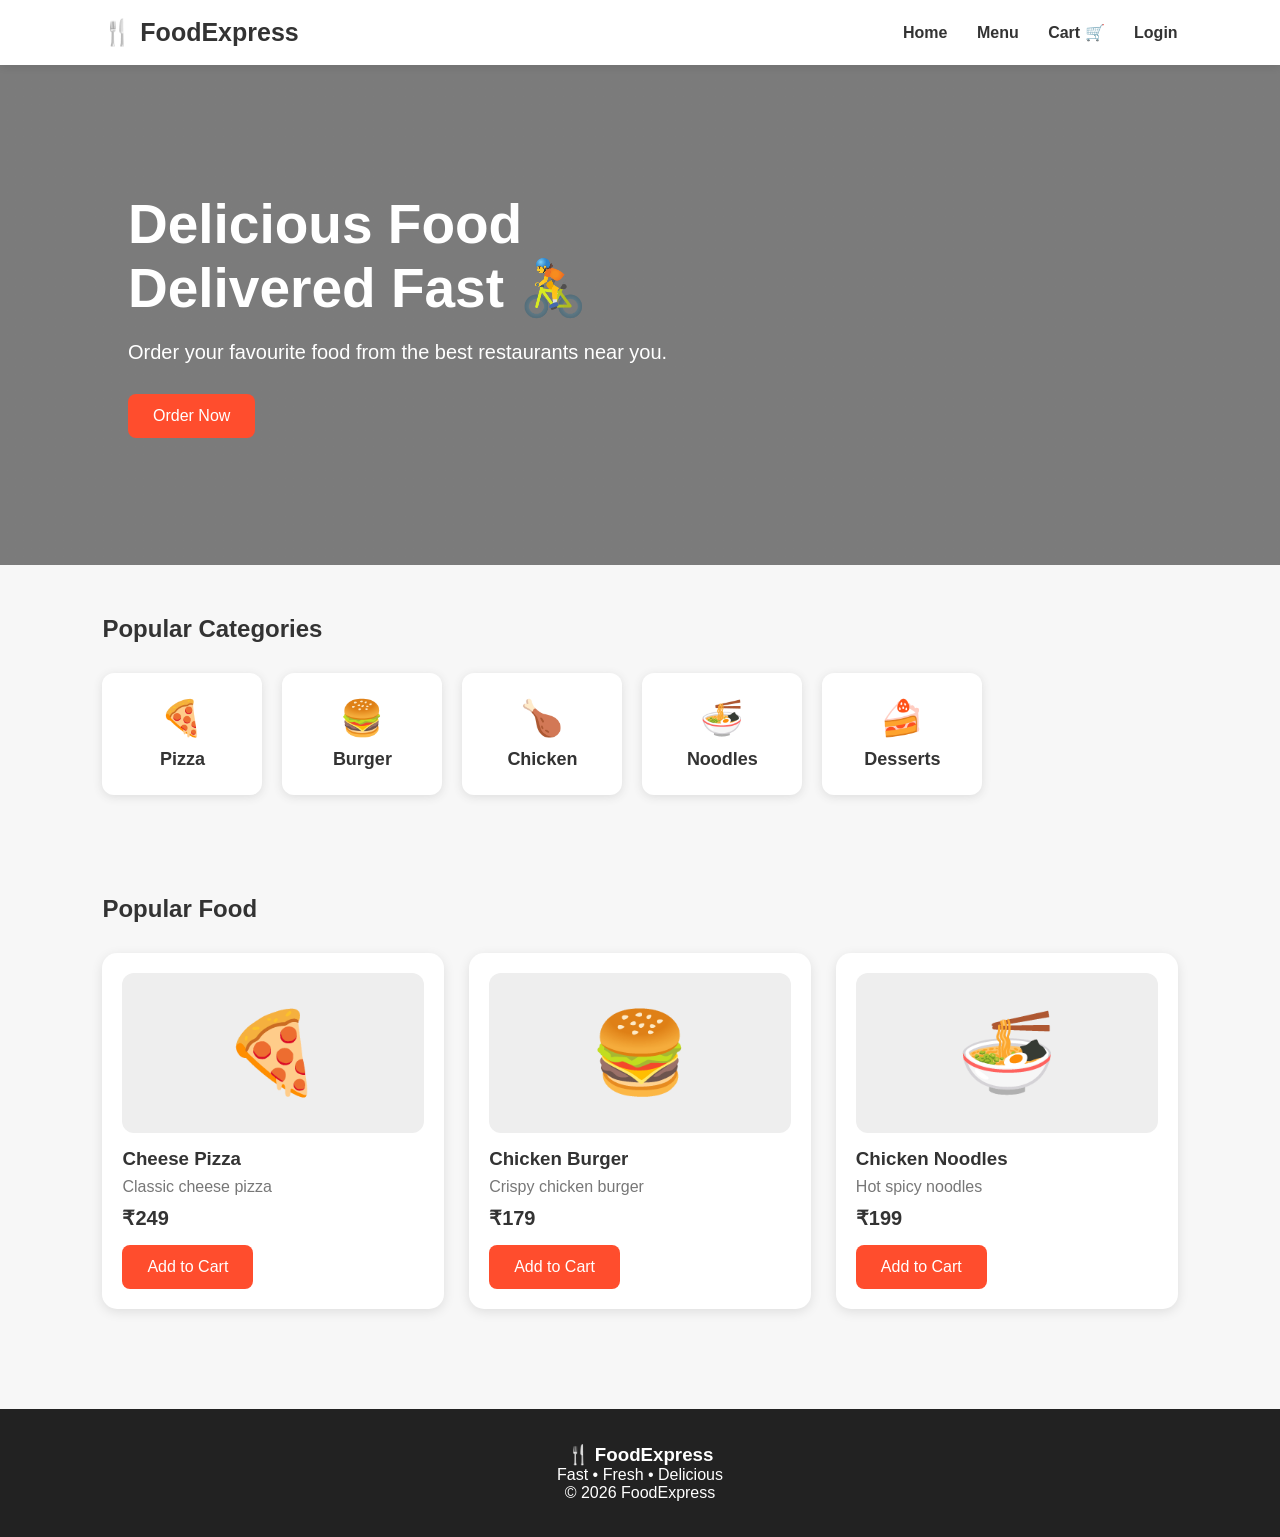
<file: index.html>
<!DOCTYPE html>
<html lang="en">
<head>
    <meta charset="UTF-8">
    <meta name="viewport" content="width=device-width, initial-scale=1.0">

    <title>FoodExpress - Online Food Delivery</title>

    <link rel="stylesheet" href="css/style.css">
</head>

<body>

<header>
    <div class="logo">🍴 FoodExpress</div>

    <nav>
        <a href="index.html">Home</a>
        <a href="menu.html">Menu</a>
        <a href="cart.html">Cart 🛒</a>
        <a href="login.html">Login</a>
    </nav>
</header>


<section class="hero">

    <div class="hero-content">

        <h1>Delicious Food<br>Delivered Fast 🚴</h1>

        <p>
            Order your favourite food from the best restaurants
            near you.
        </p>

        <a href="menu.html" class="btn">
            Order Now
        </a>

    </div>

</section>


<section class="categories">

    <h2>Popular Categories</h2>

    <div class="category-container">

        <div class="category">
            🍕
            <h3>Pizza</h3>
        </div>

        <div class="category">
            🍔
            <h3>Burger</h3>
        </div>

        <div class="category">
            🍗
            <h3>Chicken</h3>
        </div>

        <div class="category">
            🍜
            <h3>Noodles</h3>
        </div>

        <div class="category">
            🍰
            <h3>Desserts</h3>
        </div>

    </div>

</section>


<section class="popular">

    <h2>Popular Food</h2>

    <div class="food-container">

        <div class="food-card">

            <div class="food-image">🍕</div>

            <h3>Cheese Pizza</h3>

            <p>Classic cheese pizza</p>

            <strong>₹249</strong>

            <button onclick="addToCart('Cheese Pizza',249)">
                Add to Cart
            </button>

        </div>


        <div class="food-card">

            <div class="food-image">🍔</div>

            <h3>Chicken Burger</h3>

            <p>Crispy chicken burger</p>

            <strong>₹179</strong>

            <button onclick="addToCart('Chicken Burger',179)">
                Add to Cart
            </button>

        </div>


        <div class="food-card">

            <div class="food-image">🍜</div>

            <h3>Chicken Noodles</h3>

            <p>Hot spicy noodles</p>

            <strong>₹199</strong>

            <button onclick="addToCart('Chicken Noodles',199)">
                Add to Cart
            </button>

        </div>

    </div>

</section>


<footer>

    <h3>🍴 FoodExpress</h3>

    <p>Fast • Fresh • Delicious</p>

    <p>© 2026 FoodExpress</p>

</footer>


<script src="js/script.js"></script>

</body>
</html>
</file>
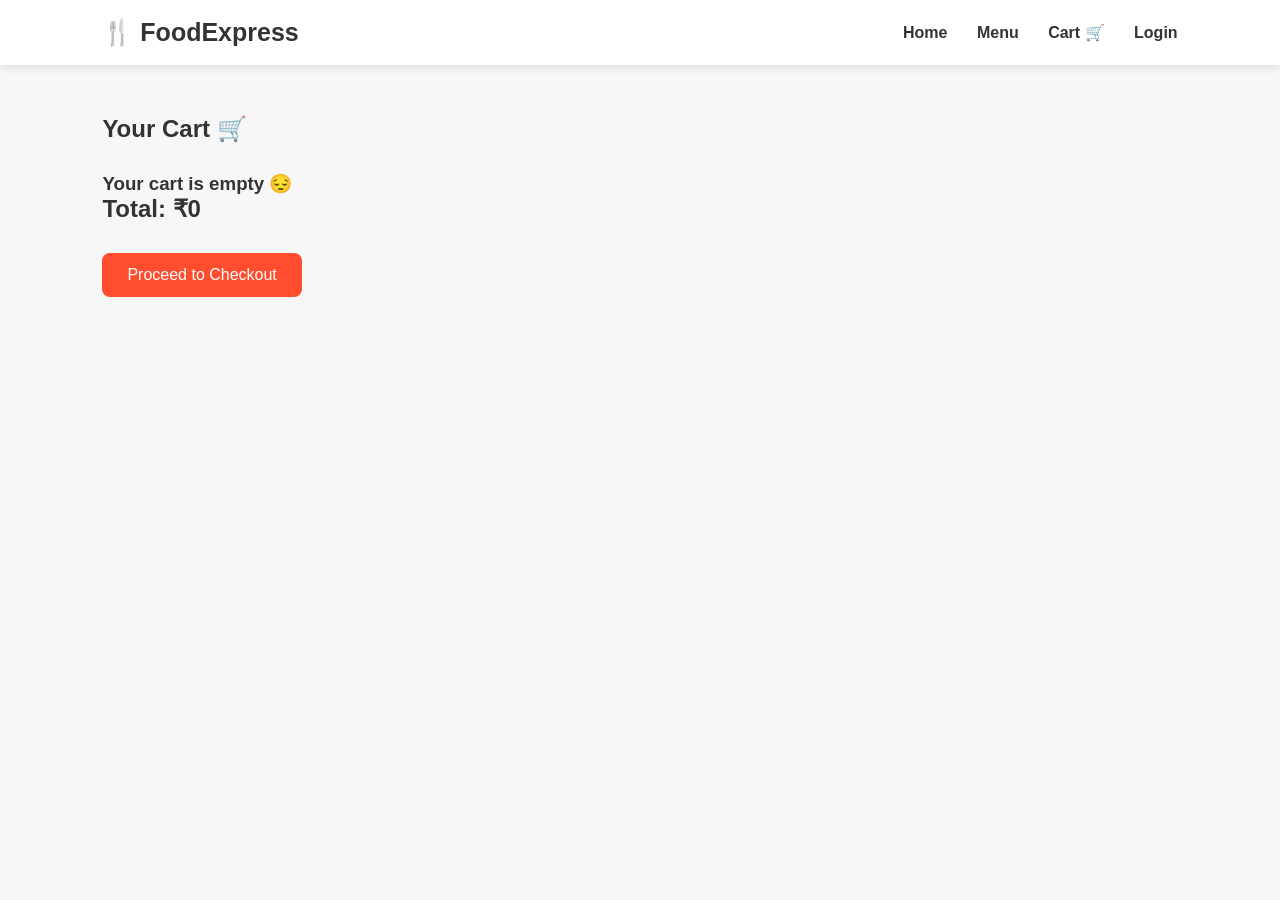
<file: cart.html>
<!DOCTYPE html>
<html lang="en">

<head>

<meta charset="UTF-8">

<meta name="viewport"
content="width=device-width, initial-scale=1.0">

<title>FoodExpress - Cart</title>

<link rel="stylesheet"
href="css/style.css">

</head>


<body>

<header>

<div class="logo">
🍴 FoodExpress
</div>

<nav>

<a href="index.html">Home</a>

<a href="menu.html">Menu</a>

<a href="cart.html">Cart 🛒</a>

<a href="login.html">Login</a>

</nav>

</header>


<section class="cart">

<h1>Your Cart 🛒</h1>

<div id="cartItems"></div>

<h2>
Total: ₹<span id="cartTotal">0</span>
</h2>

<a href="checkout.html"
class="btn">
Proceed to Checkout
</a>

</section>


<script src="js/script.js"></script>

</body>

</html>
</file>
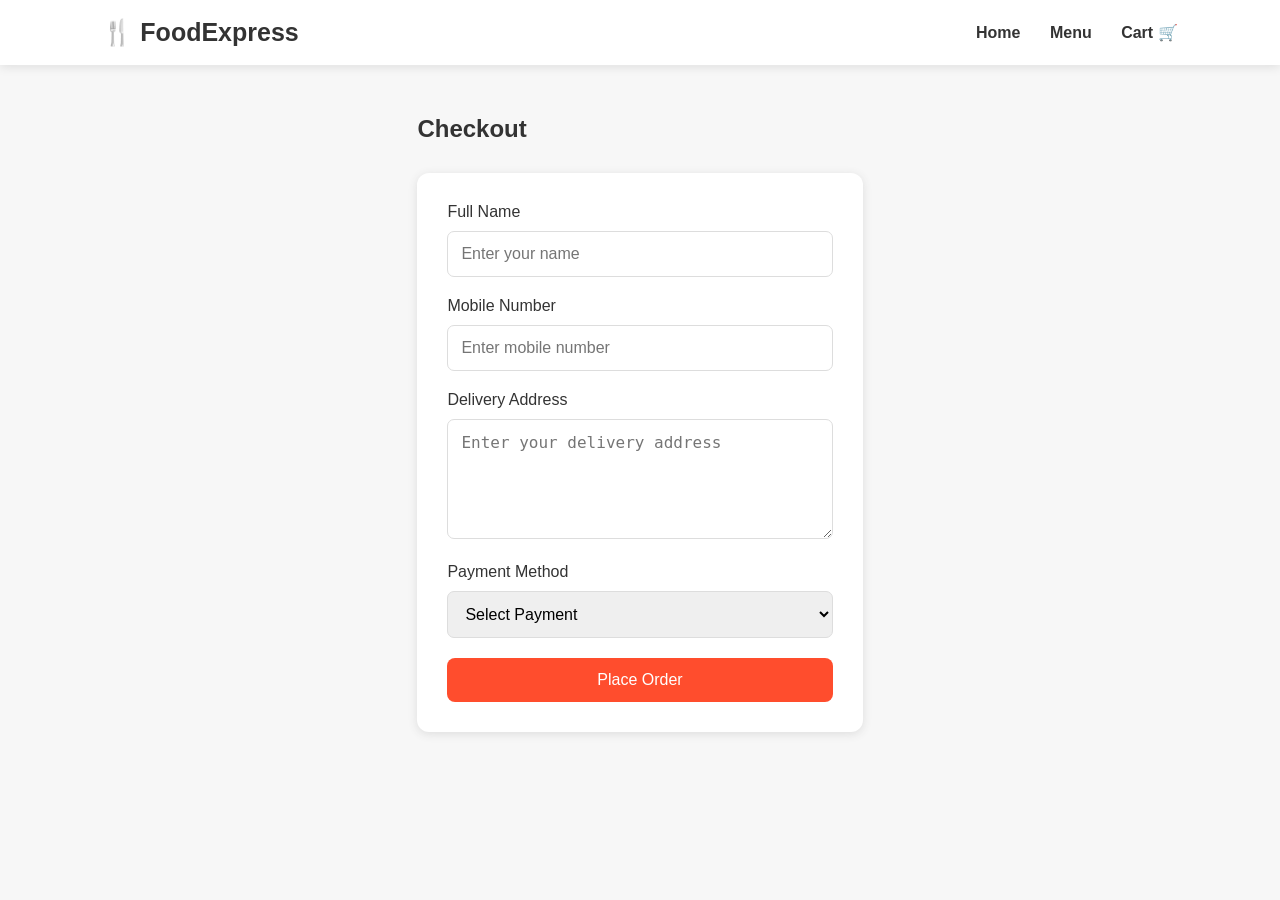
<file: checkout.html>
<!DOCTYPE html>
<html lang="en">

<head>

<meta charset="UTF-8">

<meta name="viewport"
content="width=device-width, initial-scale=1.0">

<title>FoodExpress - Checkout</title>

<link rel="stylesheet"
href="css/style.css">

</head>


<body>

<header>

<div class="logo">
🍴 FoodExpress
</div>

<nav>

<a href="index.html">Home</a>

<a href="menu.html">Menu</a>

<a href="cart.html">Cart 🛒</a>

</nav>

</header>


<section class="checkout">

<h1>Checkout</h1>


<form onsubmit="placeOrder(event)">

<label>
Full Name
</label>

<input
type="text"
required
placeholder="Enter your name">


<label>
Mobile Number
</label>

<input
type="tel"
required
placeholder="Enter mobile number">


<label>
Delivery Address
</label>

<textarea
required
placeholder="Enter your delivery address">
</textarea>


<label>
Payment Method
</label>

<select required>

<option value="">
Select Payment
</option>

<option>
Cash on Delivery
</option>

<option>
UPI
</option>

<option>
Credit / Debit Card
</option>

</select>


<button
type="submit">
Place Order
</button>

</form>

</section>


<script src="js/script.js"></script>

</body>

</html>
</file>
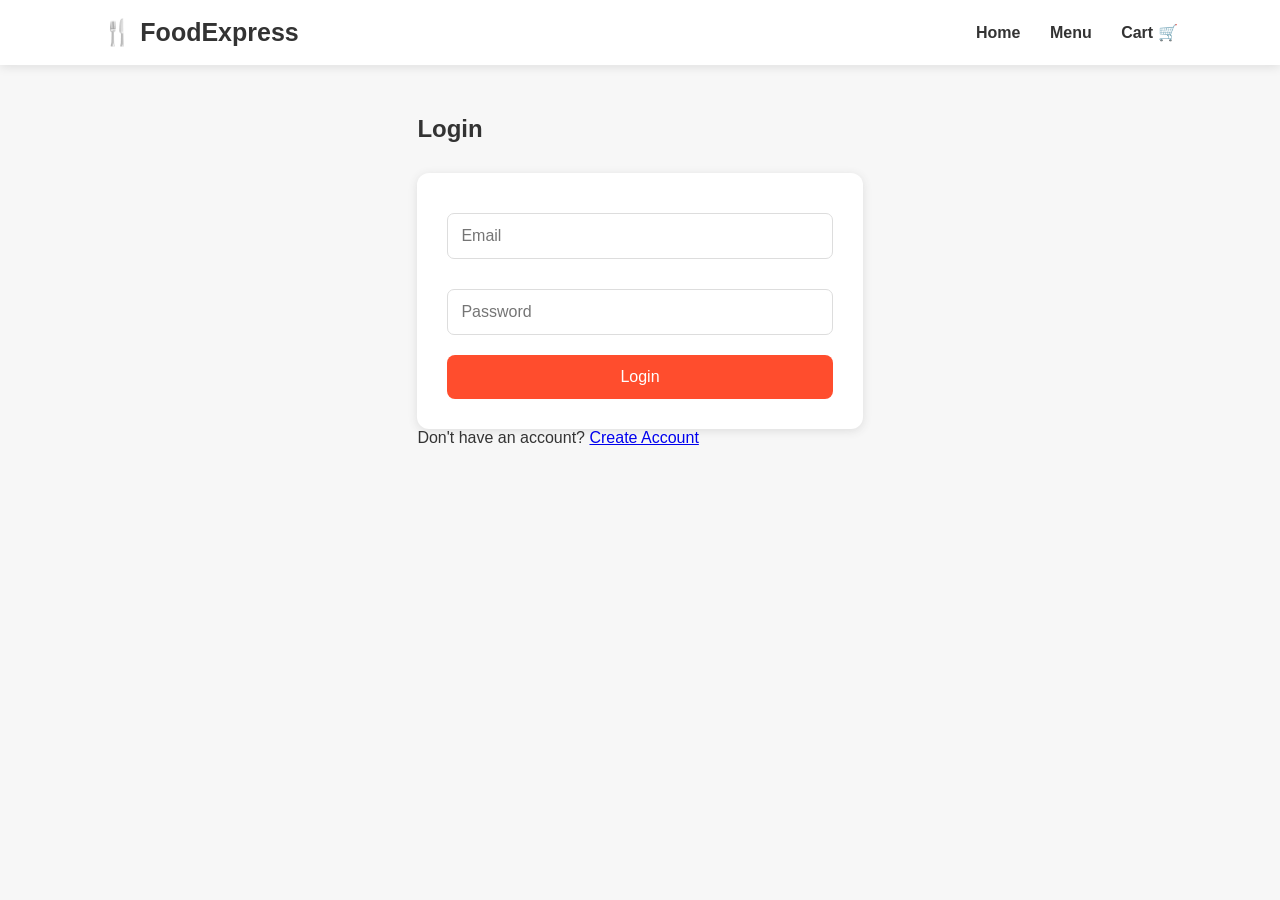
<file: login.html>
<!DOCTYPE html>
<html lang="en">

<head>

<meta charset="UTF-8">

<meta name="viewport"
content="width=device-width, initial-scale=1.0">

<title>FoodExpress - Login</title>

<link rel="stylesheet"
href="css/style.css">

</head>


<body>

<header>

<div class="logo">
🍴 FoodExpress
</div>

<nav>

<a href="index.html">Home</a>

<a href="menu.html">Menu</a>

<a href="cart.html">Cart 🛒</a>

</nav>

</header>


<section class="login">

<h1>Login</h1>


<form onsubmit="loginUser(event)">

<input
type="email"
placeholder="Email"
required>


<input
type="password"
placeholder="Password"
required>


<button type="submit">
Login
</button>

</form>


<p>
Don't have an account?
<a href="#">Create Account</a>
</p>

</section>


<script src="js/script.js"></script>

</body>

</html>
</file>
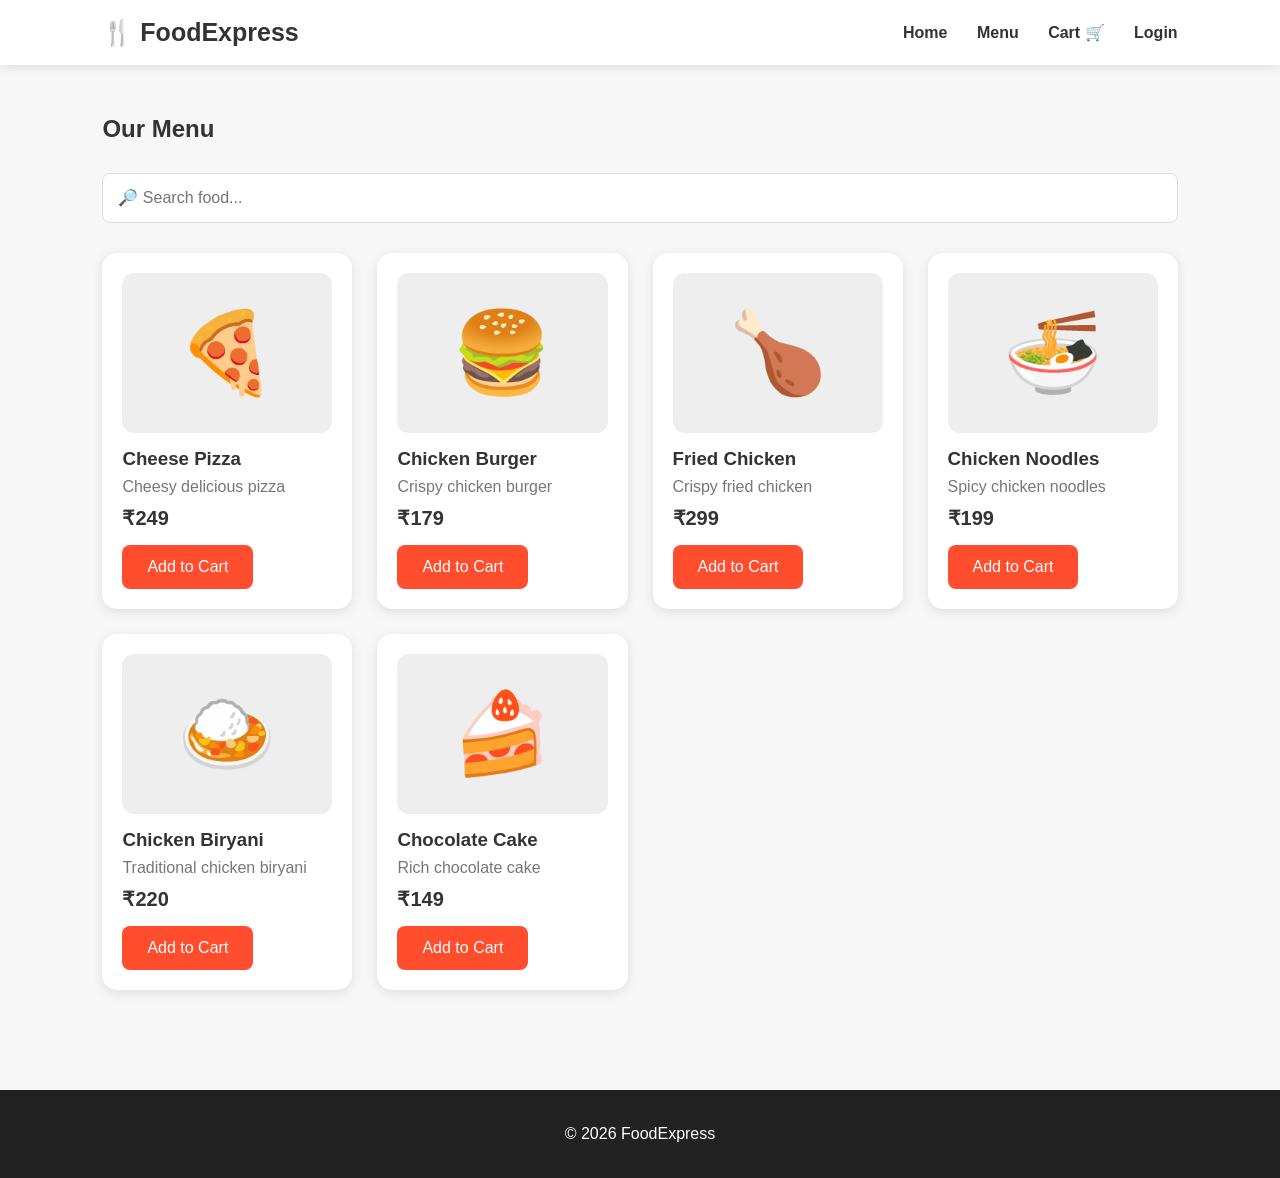
<file: menu.html>
<!DOCTYPE html>
<html lang="en">

<head>

<meta charset="UTF-8">

<meta name="viewport"
content="width=device-width, initial-scale=1.0">

<title>FoodExpress - Menu</title>

<link rel="stylesheet"
href="css/style.css">

</head>


<body>

<header>

<div class="logo">
🍴 FoodExpress
</div>

<nav>

<a href="index.html">Home</a>

<a href="menu.html">Menu</a>

<a href="cart.html">
Cart 🛒
</a>

<a href="login.html">
Login
</a>

</nav>

</header>


<section class="menu">

<h1>Our Menu</h1>


<input
type="text"
id="search"
placeholder="🔎 Search food..."
onkeyup="searchFood()">


<div class="food-container"
id="foodContainer">


<div class="food-card">

<div class="food-image">🍕</div>

<h3>Cheese Pizza</h3>

<p>Cheesy delicious pizza</p>

<strong>₹249</strong>

<button
onclick="addToCart('Cheese Pizza',249)">
Add to Cart
</button>

</div>


<div class="food-card">

<div class="food-image">🍔</div>

<h3>Chicken Burger</h3>

<p>Crispy chicken burger</p>

<strong>₹179</strong>

<button
onclick="addToCart('Chicken Burger',179)">
Add to Cart
</button>

</div>


<div class="food-card">

<div class="food-image">🍗</div>

<h3>Fried Chicken</h3>

<p>Crispy fried chicken</p>

<strong>₹299</strong>

<button
onclick="addToCart('Fried Chicken',299)">
Add to Cart
</button>

</div>


<div class="food-card">

<div class="food-image">🍜</div>

<h3>Chicken Noodles</h3>

<p>Spicy chicken noodles</p>

<strong>₹199</strong>

<button
onclick="addToCart('Chicken Noodles',199)">
Add to Cart
</button>

</div>


<div class="food-card">

<div class="food-image">🍛</div>

<h3>Chicken Biryani</h3>

<p>Traditional chicken biryani</p>

<strong>₹220</strong>

<button
onclick="addToCart('Chicken Biryani',220)">
Add to Cart
</button>

</div>


<div class="food-card">

<div class="food-image">🍰</div>

<h3>Chocolate Cake</h3>

<p>Rich chocolate cake</p>

<strong>₹149</strong>

<button
onclick="addToCart('Chocolate Cake',149)">
Add to Cart
</button>

</div>


</div>

</section>


<footer>

<p>© 2026 FoodExpress</p>

</footer>


<script src="js/script.js"></script>

</body>

</html>
</file>
<file: css/style.css>
* {
    margin: 0;
    padding: 0;
    box-sizing: border-box;
}


body {
    font-family: Arial, sans-serif;
    background: #f7f7f7;
    color: #333;
}


/* HEADER */

header {
    background: white;
    display: flex;
    justify-content: space-between;
    align-items: center;
    padding: 18px 8%;
    box-shadow: 0 2px 10px rgba(0,0,0,0.1);
}


.logo {
    font-size: 25px;
    font-weight: bold;
}


nav a {
    text-decoration: none;
    color: #333;
    margin-left: 25px;
    font-weight: bold;
}


nav a:hover {
    color: #ff4d2d;
}


/* HERO */

.hero {
    min-height: 500px;

    display: flex;
    align-items: center;

    padding-left: 10%;

    background:
    linear-gradient(
        rgba(0,0,0,.5),
        rgba(0,0,0,.5)
    ),
    url("https://images.unsplash.com/photo-1504674900247-0877df9cc836")
    center/cover;
}


.hero-content {
    color: white;
    max-width: 550px;
}


.hero h1 {
    font-size: 55px;
    margin-bottom: 20px;
}


.hero p {
    font-size: 20px;
    margin-bottom: 30px;
}


.btn,
button {
    background: #ff4d2d;
    color: white;

    border: none;

    padding: 13px 25px;

    border-radius: 8px;

    cursor: pointer;

    font-size: 16px;

    text-decoration: none;

    display: inline-block;
}


button:hover,
.btn:hover {
    background: #e63e20;
}


/* CATEGORIES */

.categories,
.popular,
.menu,
.cart,
.checkout,
.login {
    padding: 50px 8%;
}


h1,
h2 {
    margin-bottom: 30px;
}


.category-container {
    display: flex;
    gap: 20px;
    flex-wrap: wrap;
}


.category {
    background: white;
    padding: 25px;
    width: 160px;
    text-align: center;
    border-radius: 12px;
    font-size: 35px;
    box-shadow: 0 2px 10px #ddd;
}


.category h3 {
    font-size: 18px;
    margin-top: 10px;
}


/* FOOD */

.food-container {
    display: grid;

    grid-template-columns:
    repeat(auto-fit,minmax(240px,1fr));

    gap: 25px;
}


.food-card {
    background: white;

    padding: 20px;

    border-radius: 15px;

    box-shadow:
    0 3px 12px rgba(0,0,0,.1);
}


.food-image {
    height: 160px;

    background: #eee;

    display: flex;

    justify-content: center;

    align-items: center;

    font-size: 80px;

    border-radius: 12px;

    margin-bottom: 15px;
}


.food-card h3 {
    margin-bottom: 8px;
}


.food-card p {
    color: #777;

    margin-bottom: 10px;
}


.food-card strong {
    display: block;

    font-size: 20px;

    margin-bottom: 15px;
}


/* SEARCH */

#search {
    width: 100%;

    padding: 15px;

    margin-bottom: 30px;

    border: 1px solid #ddd;

    border-radius: 8px;

    font-size: 16px;
}


/* CART */

.cart {
    min-height: 500px;
}


.cart-item {
    background: white;

    padding: 20px;

    margin-bottom: 15px;

    border-radius: 10px;

    display: flex;

    justify-content: space-between;

    align-items: center;
}


.cart-item button {
    padding: 8px 14px;

    margin: 3px;
}


/* FORM */

.checkout,
.login {
    max-width: 650px;

    margin: auto;
}


form {
    background: white;

    padding: 30px;

    border-radius: 12px;

    box-shadow: 0 2px 10px #ddd;
}


form input,
form textarea,
form select {
    width: 100%;

    padding: 13px;

    margin: 10px 0 20px;

    border: 1px solid #ddd;

    border-radius: 7px;

    font-size: 16px;
}


textarea {
    min-height: 120px;
}


form button {
    width: 100%;
}


/* FOOTER */

footer {
    background: #222;

    color: white;

    text-align: center;

    padding: 35px;

    margin-top: 50px;
}


/* MOBILE */

@media(max-width:700px) {

    header {
        flex-direction: column;
        gap: 15px;
    }

    nav a {
        margin: 5px;
        font-size: 14px;
    }

    .hero {
        padding: 30px;
    }

    .hero h1 {
        font-size: 38px;
    }

    .category {
        width: 130px;
    }

}
</file>
